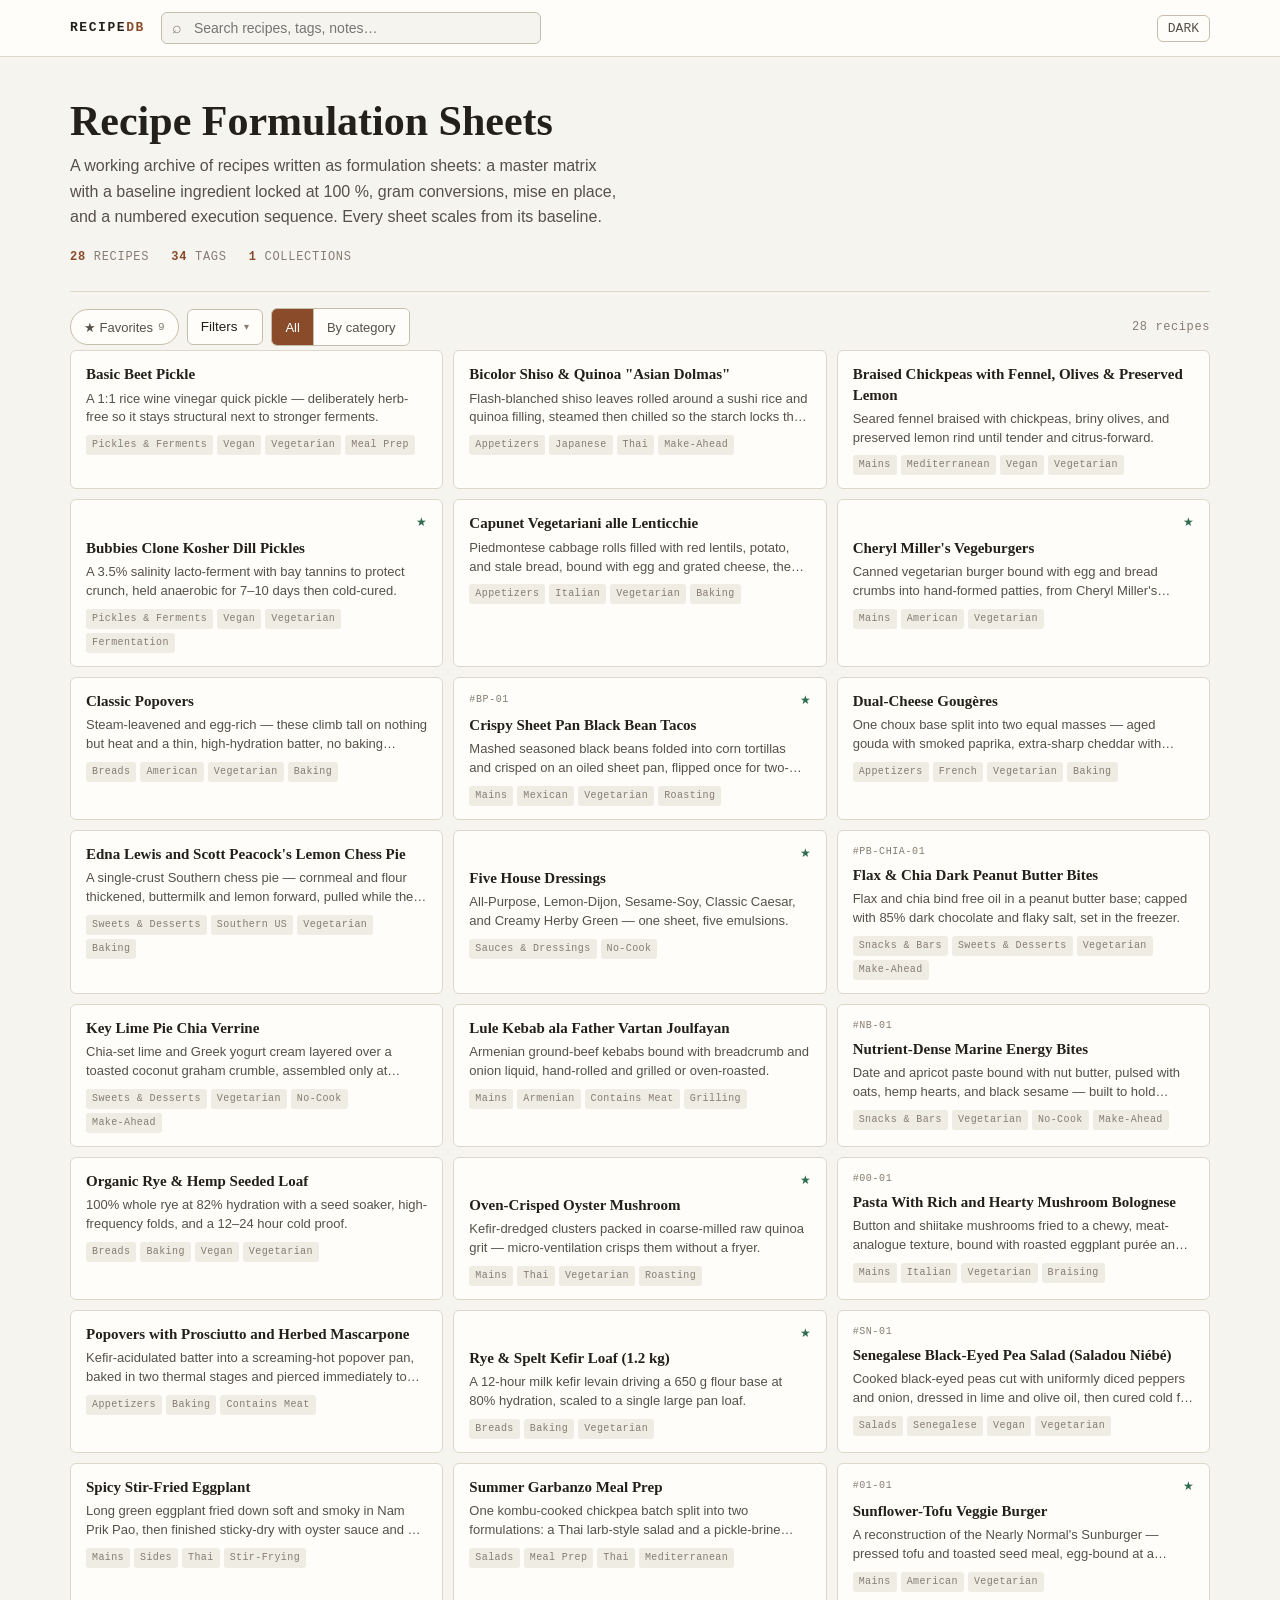
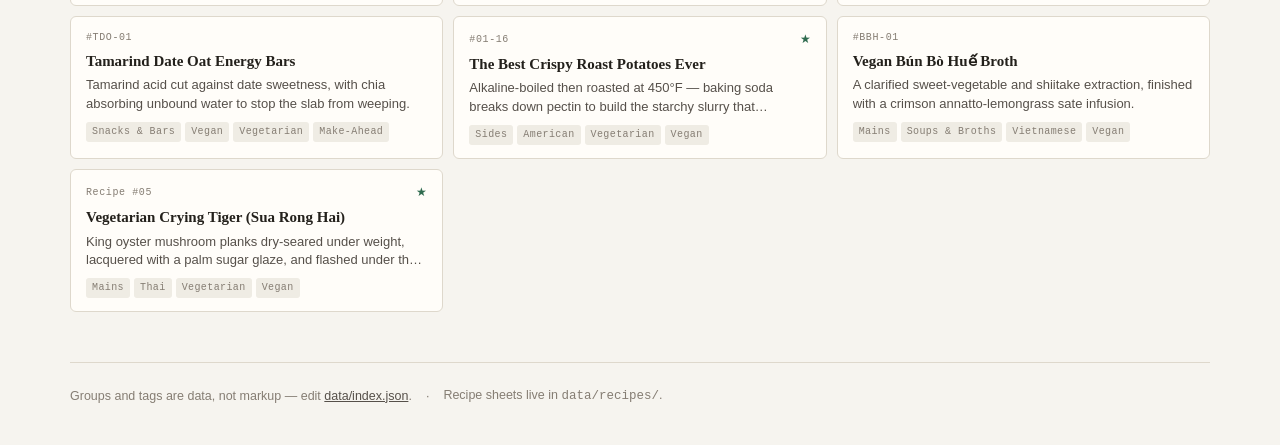
<file: index.html>
<!doctype html>
<html lang="en">
<head>
<meta charset="utf-8">
<meta name="viewport" content="width=device-width, initial-scale=1">
<title>Recipe Formulation Sheets</title>
<meta name="description" content="A working archive of recipe formulation sheets — baker's-percentage matrices, mise en place, and execution sequences.">
<link rel="stylesheet" href="assets/css/site.css">
<link rel="icon" href="data:image/svg+xml,<svg xmlns='http://www.w3.org/2000/svg' viewBox='0 0 100 100'><text y='.9em' font-size='90'>&#129379;</text></svg>">
</head>
<body>

<header class="masthead">
  <div class="masthead-in">
    <a class="brand" href="index.html">Recipe<span>DB</span></a>
    <div class="search-box">
      <input id="search" type="search" placeholder="Search recipes, tags, notes&hellip;" autocomplete="off" aria-label="Search recipes">
    </div>
    <div class="masthead-spacer"></div>
    <button class="icon-btn" id="theme-btn" type="button">DARK</button>
  </div>
</header>

<main class="wrap">
  <div class="hero">
    <h1>Recipe Formulation Sheets</h1>
    <p>
      A working archive of recipes written as formulation sheets: a master matrix with a
      baseline ingredient locked at 100&nbsp;%, gram conversions, mise en place, and a
      numbered execution sequence. Every sheet scales from its baseline.
    </p>
    <div class="hero-stats" id="hero-stats"></div>
  </div>

  <div class="toolbar" id="toolbar"></div>
  <div class="filter-panel" id="filter-panel" hidden></div>
  <div id="content"><div class="loading">Loading recipes&hellip;</div></div>

  <footer class="foot">
    <span>Groups and tags are data, not markup &mdash; edit <a href="data/index.json">data/index.json</a>.</span>
    <span>&middot;</span>
    <span>Recipe sheets live in <code>data/recipes/</code>.</span>
  </footer>
</main>

<script type="module" src="assets/js/home.js"></script>
</body>
</html>
</file>
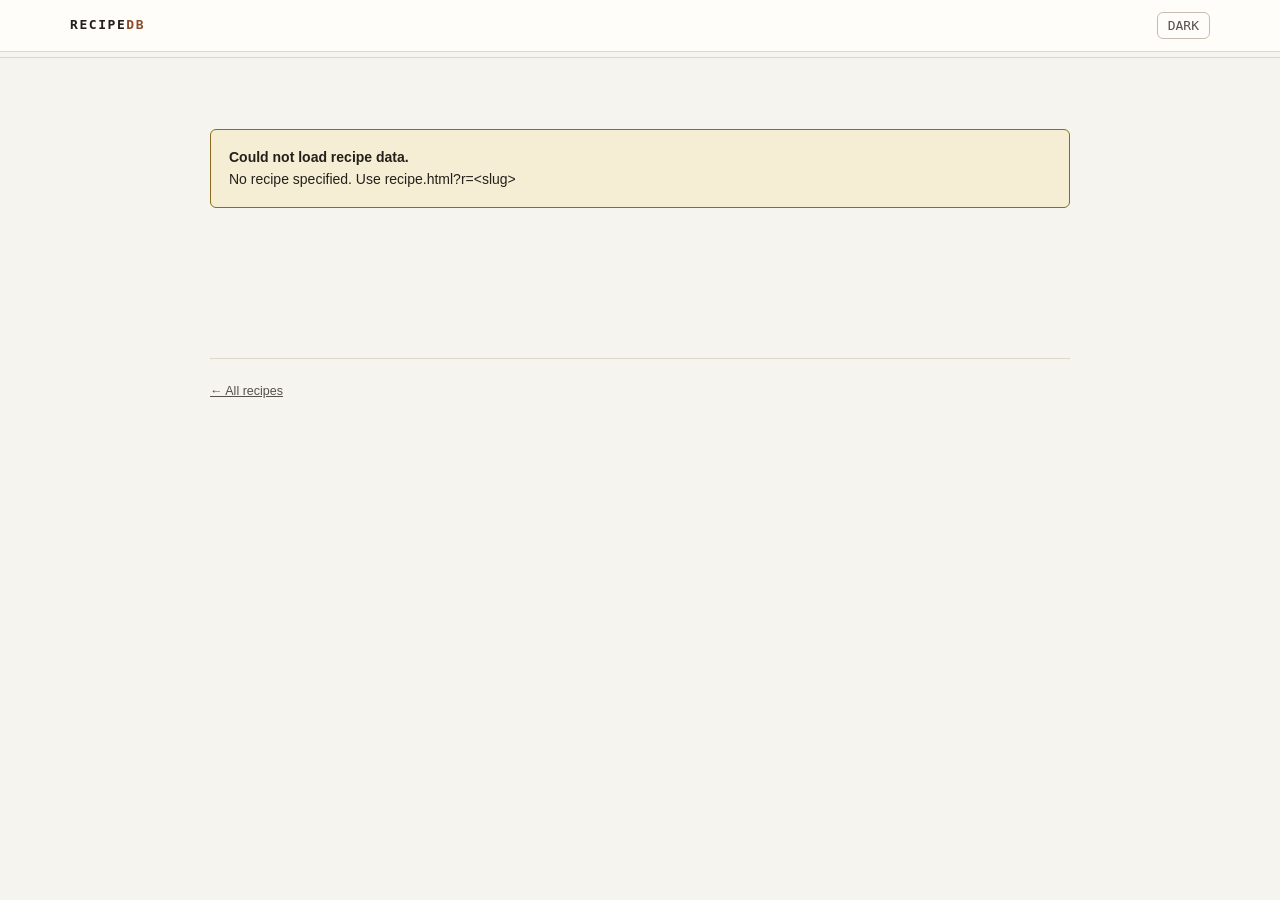
<file: recipe.html>
<!doctype html>
<html lang="en">
<head>
<meta charset="utf-8">
<meta name="viewport" content="width=device-width, initial-scale=1">
<title>Recipe Formulation Sheet</title>
<link rel="stylesheet" href="assets/css/site.css">
<link rel="icon" href="data:image/svg+xml,<svg xmlns='http://www.w3.org/2000/svg' viewBox='0 0 100 100'><text y='.9em' font-size='90'>&#129379;</text></svg>">
</head>
<body>

<header class="masthead">
  <div class="masthead-in">
    <a class="brand" href="index.html">Recipe<span>DB</span></a>
    <div class="masthead-spacer"></div>
    <button class="icon-btn" id="theme-btn" type="button">DARK</button>
  </div>
</header>

<nav class="sheet-nav" id="sheet-nav"></nav>

<main class="wrap wrap-narrow">
  <div class="sheet" id="sheet"><div class="loading">Loading sheet&hellip;</div></div>

  <footer class="foot">
    <a href="index.html">&larr; All recipes</a>
  </footer>
</main>

<script type="module" src="assets/js/recipe.js"></script>
</body>
</html>
</file>
<file: assets/css/site.css>
/* ============================================================
   Recipe Formulation Sheets — site styles
   Spec-sheet aesthetic: precise, tabular, print-friendly.
   ============================================================ */

:root {
  --bg:            #f6f4ef;
  --bg-panel:      #fffdf9;
  --bg-sunken:     #efece4;
  --bg-hover:      #e9e5db;
  --ink:           #23201b;
  --ink-soft:      #56504a;
  --ink-faint:     #857d73;
  --rule:          #ded8cc;
  --rule-strong:   #c6bdac;
  --accent:        #8a4b2a;
  --accent-soft:   #f0e2d8;
  --accent-ink:    #6d3a1f;
  --baseline:      #2f6b4f;
  --baseline-soft: #dceadf;
  --warn:          #8a6d1f;
  --warn-soft:     #f6edd5;
  --mono: ui-monospace, "SF Mono", "JetBrains Mono", Menlo, Consolas, monospace;
  --sans: "Inter", -apple-system, BlinkMacSystemFont, "Segoe UI", Roboto, sans-serif;
  --serif: "Iowan Old Style", "Palatino Linotype", Palatino, Georgia, serif;
  --radius: 6px;
  --maxw: 1180px;
}

@media (prefers-color-scheme: dark) {
  :root:not([data-theme="light"]) {
    --bg:            #17161a;
    --bg-panel:      #1e1d22;
    --bg-sunken:     #131216;
    --bg-hover:      #2a2831;
    --ink:           #e8e4dd;
    --ink-soft:      #b3aca2;
    --ink-faint:     #837b71;
    --rule:          #322f38;
    --rule-strong:   #46424e;
    --accent:        #d99a6f;
    --accent-soft:   #33261d;
    --accent-ink:    #eeb88a;
    --baseline:      #6dbd94;
    --baseline-soft: #1c2f26;
    --warn:          #d6b45e;
    --warn-soft:     #2e2718;
  }
}

:root[data-theme="dark"] {
  --bg:            #17161a;
  --bg-panel:      #1e1d22;
  --bg-sunken:     #131216;
  --bg-hover:      #2a2831;
  --ink:           #e8e4dd;
  --ink-soft:      #b3aca2;
  --ink-faint:     #837b71;
  --rule:          #322f38;
  --rule-strong:   #46424e;
  --accent:        #d99a6f;
  --accent-soft:   #33261d;
  --accent-ink:    #eeb88a;
  --baseline:      #6dbd94;
  --baseline-soft: #1c2f26;
  --warn:          #d6b45e;
  --warn-soft:     #2e2718;
}

* { box-sizing: border-box; }

body {
  margin: 0;
  background: var(--bg);
  color: var(--ink);
  font-family: var(--sans);
  font-size: 16px;
  line-height: 1.6;
  -webkit-font-smoothing: antialiased;
}

a { color: var(--accent-ink); }

.wrap { max-width: var(--maxw); margin: 0 auto; padding: 0 20px; }
.wrap-narrow { max-width: 900px; }

/* ---------- masthead ---------- */

.masthead {
  border-bottom: 1px solid var(--rule);
  background: var(--bg-panel);
  position: sticky; top: 0; z-index: 50;
}
.masthead-in {
  max-width: var(--maxw); margin: 0 auto; padding: 12px 20px;
  display: flex; align-items: center; gap: 16px; flex-wrap: wrap;
}
.brand {
  font-family: var(--mono); font-size: 13px; letter-spacing: .12em;
  text-transform: uppercase; color: var(--ink); text-decoration: none;
  font-weight: 600; white-space: nowrap;
}
.brand span { color: var(--accent); }
.masthead-spacer { flex: 1 1 auto; }

.icon-btn {
  background: transparent; border: 1px solid var(--rule-strong);
  color: var(--ink-soft); border-radius: var(--radius);
  padding: 6px 10px; font-size: 13px; cursor: pointer;
  font-family: var(--mono); line-height: 1;
}
.icon-btn:hover { background: var(--bg-hover); color: var(--ink); }

/* ---------- search ---------- */

.search-box {
  flex: 1 1 240px; max-width: 380px; position: relative;
}
.search-box input {
  width: 100%; padding: 7px 12px 7px 32px;
  border: 1px solid var(--rule-strong); border-radius: var(--radius);
  background: var(--bg); color: var(--ink);
  font-family: var(--sans); font-size: 14px;
}
.search-box input:focus { outline: 2px solid var(--accent); outline-offset: -1px; }
.search-box::before {
  content: "⌕"; position: absolute; left: 11px; top: 50%;
  transform: translateY(-50%); color: var(--ink-faint); font-size: 16px;
}

/* ---------- home hero ---------- */

.hero { padding: 40px 0 24px; border-bottom: 1px solid var(--rule); }
.hero h1 {
  margin: 0 0 8px; font-family: var(--serif);
  font-size: clamp(28px, 4.5vw, 42px); line-height: 1.15; font-weight: 600;
}
.hero p { margin: 0; color: var(--ink-soft); max-width: 62ch; }
.hero-stats {
  margin-top: 18px; display: flex; gap: 22px; flex-wrap: wrap;
  font-family: var(--mono); font-size: 12px; color: var(--ink-faint);
  letter-spacing: .06em; text-transform: uppercase;
}
.hero-stats b { color: var(--accent); font-weight: 600; }

/* ---------- toolbar + filter panel ---------- */

.toolbar { padding: 16px 0 4px; }
.toolbar-row {
  display: flex; align-items: center; gap: 8px; flex-wrap: wrap;
}

.tool-btn {
  display: inline-flex; align-items: center; gap: 7px;
  border: 1px solid var(--rule-strong); background: var(--bg-panel);
  color: var(--ink); border-radius: var(--radius);
  padding: 7px 13px; font-size: 13.5px; cursor: pointer;
  font-family: var(--sans); line-height: 1.4; min-height: 36px;
}
.tool-btn:hover { background: var(--bg-hover); }
.tool-btn.is-open, .tool-btn.has-filters { border-color: var(--accent); color: var(--accent-ink); }
.tool-btn .badge {
  background: var(--accent); color: #fff; border-radius: 999px;
  font-family: var(--mono); font-size: 10.5px; padding: 1px 6px; line-height: 1.5;
}
.tool-btn .caret { color: var(--ink-faint); font-size: 10px; }

.seg { display: inline-flex; border: 1px solid var(--rule-strong); border-radius: var(--radius); overflow: hidden; }
.seg button {
  background: var(--bg-panel); border: none; border-right: 1px solid var(--rule-strong);
  color: var(--ink-soft); font-family: var(--sans); font-size: 13px;
  padding: 7px 13px; cursor: pointer; min-height: 36px; white-space: nowrap;
}
.seg button:last-child { border-right: none; }
.seg button:hover { background: var(--bg-hover); color: var(--ink); }
.seg button[aria-pressed="true"] { background: var(--accent); color: #fff; }

.result-count {
  margin-left: auto; font-family: var(--mono); font-size: 12px;
  color: var(--ink-faint); letter-spacing: .05em; white-space: nowrap;
}
.result-count b { color: var(--accent); }

.filter-panel {
  border: 1px solid var(--rule); border-radius: var(--radius);
  background: var(--bg-panel); padding: 14px 16px 4px; margin-top: 10px;
}
.filter-group { margin-bottom: 14px; }
.filter-group-label {
  font-family: var(--mono); font-size: 11px; letter-spacing: .12em;
  text-transform: uppercase; color: var(--ink-faint); margin-bottom: 7px;
}
.chips { display: flex; flex-wrap: wrap; gap: 6px; }
.chip {
  border: 1px solid var(--rule-strong); background: var(--bg);
  color: var(--ink-soft); border-radius: 999px;
  padding: 6px 13px; font-size: 13px; cursor: pointer;
  font-family: var(--sans); line-height: 1.5; white-space: nowrap;
  min-height: 36px; display: inline-flex; align-items: center;
  transition: background .12s, color .12s, border-color .12s;
}
.chip:hover { background: var(--bg-hover); color: var(--ink); }
.chip .n { color: var(--ink-faint); font-family: var(--mono); font-size: 11px; margin-left: 5px; }
.chip[aria-pressed="true"] { background: var(--accent); border-color: var(--accent); color: #fff; }
.chip[aria-pressed="true"] .n { color: rgba(255,255,255,.75); }
.chip-col { background: var(--bg-panel); }
.chip-col[aria-pressed="true"] { background: var(--baseline); border-color: var(--baseline); }

/* active filter summary */
.active-bar {
  display: flex; align-items: center; gap: 7px; flex-wrap: wrap;
  padding: 10px 0 2px; font-size: 13px; color: var(--ink-soft);
}
.pill {
  display: inline-flex; align-items: center; gap: 6px;
  background: var(--accent-soft); border: 1px solid var(--accent);
  color: var(--accent-ink); border-radius: 999px;
  padding: 4px 10px; font-size: 12.5px; cursor: pointer;
  font-family: var(--sans); min-height: 30px;
}
.pill:hover { background: var(--accent); color: #fff; }
.pill .x { font-size: 15px; line-height: 1; opacity: .7; }
.match-label {
  font-family: var(--mono); font-size: 11px; letter-spacing: .08em;
  text-transform: uppercase; color: var(--ink-faint); margin-left: 4px;
}
.match-mode { display: inline-flex; border: 1px solid var(--rule-strong); border-radius: var(--radius); overflow: hidden; }
.match-mode button {
  background: var(--bg-panel); border: none; color: var(--ink-soft);
  font-family: var(--mono); font-size: 11px; letter-spacing: .06em;
  padding: 5px 10px; cursor: pointer; text-transform: uppercase;
}
.match-mode button[aria-pressed="true"] { background: var(--accent); color: #fff; }
.clear {
  background: none; border: none; color: var(--accent-ink);
  cursor: pointer; font-size: 13px; text-decoration: underline; padding: 4px 2px;
}

/* ---------- recipe groups ---------- */

.group { padding: 26px 0 8px; border-top: 1px solid var(--rule); }
.group:first-of-type { border-top: none; }
.group-head { display: flex; align-items: baseline; gap: 12px; margin-bottom: 14px; }
.group-head h2 {
  margin: 0; font-family: var(--serif); font-size: 22px; font-weight: 600;
}
.group-head .count {
  font-family: var(--mono); font-size: 11px; color: var(--ink-faint);
  letter-spacing: .08em;
}
.group-sub { margin: -8px 0 14px; color: var(--ink-faint); font-size: 13px; }

.tag-block { margin-bottom: 22px; }
.tag-block h3 {
  margin: 0 0 10px; font-family: var(--mono); font-size: 12px;
  letter-spacing: .1em; text-transform: uppercase; color: var(--accent);
  font-weight: 600;
  display: flex; align-items: center; gap: 9px;
}
.tag-block h3::after {
  content: ""; flex: 1; height: 1px; background: var(--rule);
}

.card-grid {
  display: grid; gap: 10px;
  grid-template-columns: repeat(auto-fill, minmax(280px, 1fr));
}

.card {
  display: block; text-decoration: none; color: inherit;
  background: var(--bg-panel); border: 1px solid var(--rule);
  border-radius: var(--radius); padding: 13px 15px;
  transition: border-color .12s, transform .12s, box-shadow .12s;
}
.card:hover {
  border-color: var(--accent); transform: translateY(-1px);
  box-shadow: 0 3px 10px rgba(0,0,0,.07);
}
.card-top {
  display: flex; align-items: center; gap: 8px; margin-bottom: 5px;
}
.card-id {
  font-family: var(--mono); font-size: 10px; color: var(--ink-faint);
  letter-spacing: .06em;
}
.card-fav { color: var(--baseline); font-size: 12px; margin-left: auto; }
.card h4 {
  margin: 0 0 5px; font-size: 15px; font-weight: 600; line-height: 1.35;
  font-family: var(--serif);
}
.card p {
  margin: 0; font-size: 13px; color: var(--ink-soft); line-height: 1.45;
  display: -webkit-box; -webkit-line-clamp: 2; -webkit-box-orient: vertical;
  overflow: hidden;
}
.card-tags {
  margin-top: 8px; display: flex; flex-wrap: wrap; gap: 4px;
}
.card-tags span {
  font-size: 10px; font-family: var(--mono); letter-spacing: .04em;
  color: var(--ink-faint); background: var(--bg-sunken);
  border-radius: 3px; padding: 2px 6px;
}

.empty {
  padding: 56px 0; text-align: center; color: var(--ink-soft); font-size: 15px;
}
.empty-sub { color: var(--ink-faint); font-size: 13.5px; }

/* ---------- recipe page ---------- */

.sheet { padding: 32px 0 60px; }

.sheet-head { border-bottom: 2px solid var(--rule-strong); padding-bottom: 18px; margin-bottom: 8px; }
.sheet-kicker {
  font-family: var(--mono); font-size: 11px; letter-spacing: .16em;
  text-transform: uppercase; color: var(--accent); margin-bottom: 8px;
}
.sheet-head h1 {
  margin: 0 0 4px; font-family: var(--serif); font-weight: 600;
  font-size: clamp(26px, 4vw, 38px); line-height: 1.15;
}
.sheet-sub {
  font-family: var(--mono); font-size: 12px; color: var(--ink-faint);
  letter-spacing: .1em; text-transform: uppercase; margin-bottom: 16px;
}

.meta-grid {
  display: grid; gap: 2px 26px;
  grid-template-columns: repeat(auto-fit, minmax(230px, 1fr));
  font-size: 13.5px;
}
.meta-grid div { display: flex; gap: 7px; padding: 2px 0; }
.meta-grid dt {
  font-family: var(--mono); font-size: 11px; letter-spacing: .07em;
  text-transform: uppercase; color: var(--ink-faint);
  margin: 0; white-space: nowrap; padding-top: 3px;
}
.meta-grid dd { margin: 0; color: var(--ink-soft); }
.meta-grid dd a { color: var(--accent-ink); }
.meta-grid .full { grid-column: 1 / -1; }

.status-pill {
  display: inline-block; font-family: var(--mono); font-size: 10.5px;
  letter-spacing: .09em; text-transform: uppercase; padding: 2px 8px;
  border-radius: 3px; border: 1px solid currentColor;
}
.status-pill.proto { color: var(--warn); background: var(--warn-soft); }
.status-pill.prod  { color: var(--baseline); background: var(--baseline-soft); }

.sheet-tags { margin-top: 16px; display: flex; flex-wrap: wrap; gap: 5px; }
.sheet-tags a {
  font-size: 11px; font-family: var(--mono); letter-spacing: .05em;
  color: var(--ink-soft); background: var(--bg-sunken);
  border: 1px solid var(--rule); border-radius: 3px;
  padding: 3px 8px; text-decoration: none;
}
.sheet-tags a:hover { border-color: var(--accent); color: var(--accent-ink); }

/* banner */
.banner {
  margin: 20px 0; padding: 12px 15px; border-radius: var(--radius);
  border: 1px solid var(--warn); background: var(--warn-soft);
  font-size: 13.5px; line-height: 1.55; color: var(--ink);
}
.banner b {
  display: block; font-family: var(--mono); font-size: 11px;
  letter-spacing: .1em; text-transform: uppercase; color: var(--warn);
  margin-bottom: 4px;
}

/* section */
.sec { margin-top: 38px; }
.sec > h2 {
  margin: 0 0 14px; font-family: var(--serif); font-size: 21px; font-weight: 600;
  padding-bottom: 7px; border-bottom: 1px solid var(--rule-strong);
  display: flex; align-items: baseline; gap: 10px;
}
.sec > h3 {
  margin: 22px 0 10px; font-family: var(--mono); font-size: 12px;
  letter-spacing: .1em; text-transform: uppercase; color: var(--accent);
}
.sec p { margin: 0 0 12px; }
.principle {
  background: var(--bg-sunken); border-left: 3px solid var(--accent);
  padding: 11px 15px; font-size: 13.5px; color: var(--ink-soft);
  line-height: 1.55; border-radius: 0 var(--radius) var(--radius) 0;
  margin-bottom: 16px;
}
.principle b { color: var(--ink); }

.footnote {
  font-size: 12.5px; color: var(--ink-faint); line-height: 1.5;
  margin-top: 10px; padding-left: 2px;
}

/* spec strip */
.spec-strip {
  display: grid; gap: 1px; background: var(--rule);
  border: 1px solid var(--rule); border-radius: var(--radius);
  overflow: hidden; grid-template-columns: repeat(auto-fit, minmax(150px, 1fr));
  margin-bottom: 18px;
}
.spec-strip div { background: var(--bg-panel); padding: 10px 13px; }
.spec-strip dt {
  font-family: var(--mono); font-size: 10px; letter-spacing: .1em;
  text-transform: uppercase; color: var(--ink-faint); margin-bottom: 3px;
}
.spec-strip dd { margin: 0; font-size: 14px; }

/* ---------- scaler ---------- */

.scaler {
  display: flex; align-items: center; gap: 10px; flex-wrap: wrap;
  background: var(--bg-panel); border: 1px solid var(--rule);
  border-radius: var(--radius); padding: 10px 14px; margin-bottom: 14px;
}
.scaler-label {
  font-family: var(--mono); font-size: 11px; letter-spacing: .09em;
  text-transform: uppercase; color: var(--ink-faint);
}
.scale-steps { display: inline-flex; border: 1px solid var(--rule-strong); border-radius: var(--radius); overflow: hidden; }
.scale-steps button {
  background: var(--bg); border: none; border-right: 1px solid var(--rule-strong);
  color: var(--ink-soft); font-family: var(--mono); font-size: 12px;
  padding: 5px 11px; cursor: pointer;
}
.scale-steps button:last-child { border-right: none; }
.scale-steps button:hover { background: var(--bg-hover); color: var(--ink); }
.scale-steps button[aria-pressed="true"] { background: var(--accent); color: #fff; }
.scaler input[type="number"] {
  width: 92px; padding: 5px 8px; border: 1px solid var(--rule-strong);
  border-radius: var(--radius); background: var(--bg); color: var(--ink);
  font-family: var(--mono); font-size: 13px;
}
.scaler .baseline-note {
  font-size: 12px; color: var(--ink-faint); margin-left: auto;
}
.scaler .baseline-note b { color: var(--baseline); font-family: var(--mono); }

/* ---------- tables ---------- */

.table-scroll {
  overflow-x: auto; border: 1px solid var(--rule);
  border-radius: var(--radius); background: var(--bg-panel);
  -webkit-overflow-scrolling: touch;
}
table.fm {
  width: 100%; border-collapse: collapse; font-size: 13.5px;
  min-width: 720px;
}
table.fm th {
  text-align: left; padding: 9px 12px; background: var(--bg-sunken);
  font-family: var(--mono); font-size: 10.5px; letter-spacing: .07em;
  text-transform: uppercase; color: var(--ink-soft); font-weight: 600;
  border-bottom: 1px solid var(--rule-strong); white-space: nowrap;
  position: sticky; top: 0;
}
table.fm td {
  padding: 9px 12px; border-bottom: 1px solid var(--rule);
  vertical-align: top; line-height: 1.45;
}
table.fm tr:last-child td { border-bottom: none; }
table.fm tbody tr:hover { background: var(--bg-sunken); }

table.fm td.c-id {
  font-family: var(--mono); font-size: 11.5px; color: var(--ink-faint);
  white-space: nowrap; letter-spacing: .03em;
}
table.fm td.c-name { font-weight: 500; min-width: 190px; }
table.fm td.c-vol  { font-family: var(--mono); font-size: 12.5px; color: var(--ink-soft);
                     /* Wraps: some sheets use this column for prep specifications,
                        which are far longer than a plain volume like "1 lb". */
                     white-space: normal; min-width: 96px; max-width: 200px; }
table.fm td.c-mass { font-family: var(--mono); font-size: 13px; white-space: nowrap; font-variant-numeric: tabular-nums; }
table.fm td.c-pct  { font-family: var(--mono); font-size: 12.5px; color: var(--ink-soft); white-space: nowrap; font-variant-numeric: tabular-nums; }
table.fm td.c-role { color: var(--ink-soft); font-size: 13px; min-width: 240px; }

table.fm tr.is-baseline { background: var(--baseline-soft); }
table.fm tr.is-baseline:hover { background: var(--baseline-soft); }
table.fm tr.is-baseline td.c-id,
table.fm tr.is-baseline td.c-mass,
table.fm tr.is-baseline td.c-pct { color: var(--baseline); font-weight: 600; }
table.fm tr.is-baseline td.c-name { font-weight: 600; }

table.fm tr.is-total td {
  border-top: 2px solid var(--rule-strong); background: var(--bg-sunken);
  font-weight: 600;
}
table.fm tr.is-total td.c-id {
  font-family: var(--mono); letter-spacing: .09em; color: var(--ink);
}
.est { color: var(--warn); font-family: var(--mono); cursor: help; }

/* group label rows (category-style matrices) */
table.fm tr.grp td {
  background: var(--bg-sunken); font-family: var(--mono);
  font-size: 10.5px; letter-spacing: .1em; text-transform: uppercase;
  color: var(--accent); font-weight: 600; padding: 7px 12px;
}

/* ---------- mise / execution ---------- */

ul.mise { list-style: none; padding: 0; margin: 0; }
ul.mise li {
  padding: 11px 0 11px 0; border-bottom: 1px solid var(--rule);
  line-height: 1.6; font-size: 14.5px;
}
ul.mise li:last-child { border-bottom: none; }
ul.mise b {
  display: block; margin-bottom: 3px; color: var(--ink); font-weight: 600;
}

ol.exec { list-style: none; padding: 0; margin: 0; counter-reset: step; }
ol.exec > li {
  counter-increment: step; position: relative;
  padding: 0 0 18px 46px; margin-bottom: 4px;
}
ol.exec > li::before {
  content: counter(step, decimal-leading-zero);
  position: absolute; left: 0; top: 1px;
  font-family: var(--mono); font-size: 12px; font-weight: 600;
  color: var(--accent); background: var(--accent-soft);
  border-radius: var(--radius); padding: 4px 8px; line-height: 1;
  min-width: 30px; text-align: center;
}
ol.exec > li:not(:last-child)::after {
  content: ""; position: absolute; left: 15px; top: 26px; bottom: 6px;
  width: 1px; background: var(--rule);
}
.exec-name {
  font-weight: 600; font-size: 15.5px; display: block; margin-bottom: 2px;
  font-family: var(--serif);
}
.exec-params {
  font-family: var(--mono); font-size: 11.5px; color: var(--accent);
  letter-spacing: .04em; display: block; margin-bottom: 6px;
}
.exec-body { color: var(--ink-soft); line-height: 1.62; font-size: 14.5px; }
.exec-body p { margin: 0 0 8px; }
.exec-body ul { margin: 6px 0 0; padding-left: 20px; }
.exec-body li { margin-bottom: 4px; }

/* directive */
.directive {
  margin-top: 26px; padding: 14px 17px; border-radius: var(--radius);
  border: 1px solid var(--accent); background: var(--accent-soft);
  font-size: 14px; line-height: 1.6;
}
.directive b {
  display: block; font-family: var(--mono); font-size: 11px;
  letter-spacing: .11em; text-transform: uppercase; color: var(--accent);
  margin-bottom: 5px;
}

/* generic lists */
ul.plain { padding-left: 20px; margin: 0; }
ul.plain li { margin-bottom: 8px; line-height: 1.6; }
ul.plain b { color: var(--ink); }

/* ---------- toc / sidebar nav ---------- */

.sheet-nav {
  position: sticky; top: 57px; z-index: 20;
  background: var(--bg); border-bottom: 1px solid var(--rule);
  margin-bottom: 4px; overflow-x: auto; white-space: nowrap;
}
.sheet-nav-in { display: flex; gap: 2px; padding: 7px 0; }
.sheet-nav a {
  font-family: var(--mono); font-size: 11px; letter-spacing: .07em;
  text-transform: uppercase; color: var(--ink-faint); text-decoration: none;
  padding: 5px 10px; border-radius: var(--radius); white-space: nowrap;
}
.sheet-nav a:hover { background: var(--bg-hover); color: var(--ink); }

/* ---------- footer ---------- */

.foot {
  border-top: 1px solid var(--rule); margin-top: 50px; padding: 22px 0 40px;
  font-size: 12.5px; color: var(--ink-faint);
  display: flex; gap: 14px; flex-wrap: wrap; align-items: center;
}
.foot a { color: var(--ink-soft); }

.loading { padding: 60px 0; text-align: center; color: var(--ink-faint); font-family: var(--mono); font-size: 13px; }
.error-box {
  margin: 40px 0; padding: 16px 18px; border-radius: var(--radius);
  border: 1px solid var(--warn); background: var(--warn-soft); font-size: 14px;
}
.error-box code { font-family: var(--mono); font-size: 12.5px; }

/* ---------- print ---------- */

@media print {
  :root { --bg: #fff; --bg-panel: #fff; --bg-sunken: #f4f4f4; --ink: #000; --ink-soft: #333; --rule: #ccc; }
  body { background: #fff; font-size: 10.5pt; }
  .masthead, .sheet-nav, .scaler, .foot, .icon-btn { display: none !important; }
  .table-scroll { overflow: visible; border: 1px solid #bbb; }
  table.fm { min-width: 0; font-size: 9pt; }
  table.fm th { position: static; }
  .sec { break-inside: avoid-page; margin-top: 22px; }
  ol.exec > li { break-inside: avoid; }
  a { text-decoration: none; color: #000; }
  .card { break-inside: avoid; }
}

@media (max-width: 640px) {
  /* 44px minimum tap target (Apple HIG / WCAG 2.5.5). */
  .chip, .tool-btn, .seg button { min-height: 44px; }
  .chip { padding: 8px 15px; font-size: 13.5px; }
  .pill { min-height: 36px; }
  .result-count { margin-left: 0; width: 100%; padding-top: 2px; }
  .hero { padding: 26px 0 18px; }
  .sheet { padding: 22px 0 40px; }
  .card-grid { grid-template-columns: 1fr; }
  .scaler .baseline-note { margin-left: 0; width: 100%; }
  ol.exec > li { padding-left: 38px; }
}
</file>
